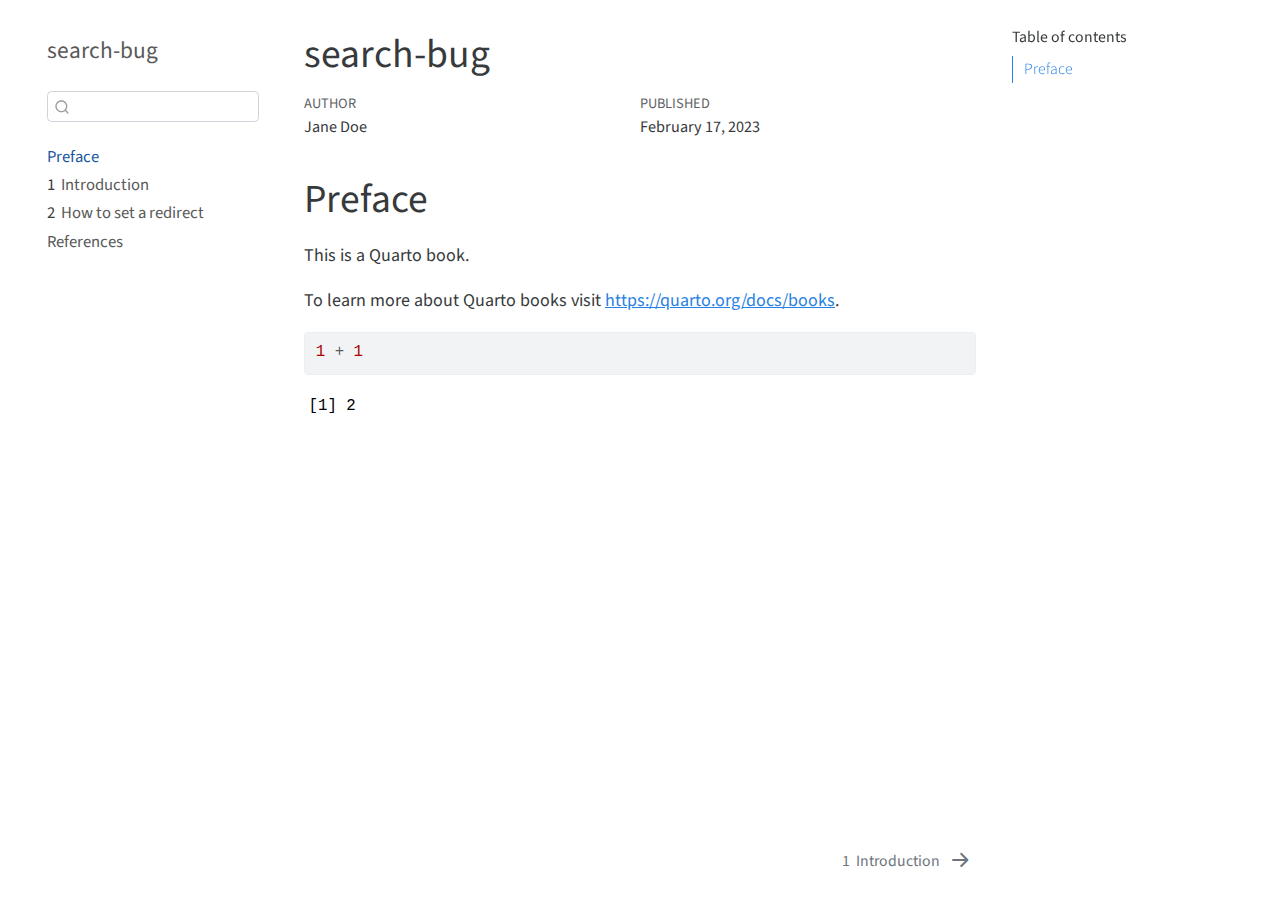
<file: _book/index.html>
<!DOCTYPE html>
<html xmlns="http://www.w3.org/1999/xhtml" lang="en" xml:lang="en"><head>

<meta charset="utf-8">
<meta name="generator" content="quarto-1.3.49">

<meta name="viewport" content="width=device-width, initial-scale=1.0, user-scalable=yes">

<meta name="author" content="Jane Doe">
<meta name="dcterms.date" content="2023-02-17">

<title>search-bug</title>
<style>
code{white-space: pre-wrap;}
span.smallcaps{font-variant: small-caps;}
div.columns{display: flex; gap: min(4vw, 1.5em);}
div.column{flex: auto; overflow-x: auto;}
div.hanging-indent{margin-left: 1.5em; text-indent: -1.5em;}
ul.task-list{list-style: none;}
ul.task-list li input[type="checkbox"] {
  width: 0.8em;
  margin: 0 0.8em 0.2em -1.6em;
  vertical-align: middle;
}
pre > code.sourceCode { white-space: pre; position: relative; }
pre > code.sourceCode > span { display: inline-block; line-height: 1.25; }
pre > code.sourceCode > span:empty { height: 1.2em; }
.sourceCode { overflow: visible; }
code.sourceCode > span { color: inherit; text-decoration: inherit; }
div.sourceCode { margin: 1em 0; }
pre.sourceCode { margin: 0; }
@media screen {
div.sourceCode { overflow: auto; }
}
@media print {
pre > code.sourceCode { white-space: pre-wrap; }
pre > code.sourceCode > span { text-indent: -5em; padding-left: 5em; }
}
pre.numberSource code
  { counter-reset: source-line 0; }
pre.numberSource code > span
  { position: relative; left: -4em; counter-increment: source-line; }
pre.numberSource code > span > a:first-child::before
  { content: counter(source-line);
    position: relative; left: -1em; text-align: right; vertical-align: baseline;
    border: none; display: inline-block;
    -webkit-touch-callout: none; -webkit-user-select: none;
    -khtml-user-select: none; -moz-user-select: none;
    -ms-user-select: none; user-select: none;
    padding: 0 4px; width: 4em;
    color: #aaaaaa;
  }
pre.numberSource { margin-left: 3em; border-left: 1px solid #aaaaaa;  padding-left: 4px; }
div.sourceCode
  {   }
@media screen {
pre > code.sourceCode > span > a:first-child::before { text-decoration: underline; }
}
code span.al { color: #ff0000; font-weight: bold; } /* Alert */
code span.an { color: #60a0b0; font-weight: bold; font-style: italic; } /* Annotation */
code span.at { color: #7d9029; } /* Attribute */
code span.bn { color: #40a070; } /* BaseN */
code span.bu { color: #008000; } /* BuiltIn */
code span.cf { color: #007020; font-weight: bold; } /* ControlFlow */
code span.ch { color: #4070a0; } /* Char */
code span.cn { color: #880000; } /* Constant */
code span.co { color: #60a0b0; font-style: italic; } /* Comment */
code span.cv { color: #60a0b0; font-weight: bold; font-style: italic; } /* CommentVar */
code span.do { color: #ba2121; font-style: italic; } /* Documentation */
code span.dt { color: #902000; } /* DataType */
code span.dv { color: #40a070; } /* DecVal */
code span.er { color: #ff0000; font-weight: bold; } /* Error */
code span.ex { } /* Extension */
code span.fl { color: #40a070; } /* Float */
code span.fu { color: #06287e; } /* Function */
code span.im { color: #008000; font-weight: bold; } /* Import */
code span.in { color: #60a0b0; font-weight: bold; font-style: italic; } /* Information */
code span.kw { color: #007020; font-weight: bold; } /* Keyword */
code span.op { color: #666666; } /* Operator */
code span.ot { color: #007020; } /* Other */
code span.pp { color: #bc7a00; } /* Preprocessor */
code span.sc { color: #4070a0; } /* SpecialChar */
code span.ss { color: #bb6688; } /* SpecialString */
code span.st { color: #4070a0; } /* String */
code span.va { color: #19177c; } /* Variable */
code span.vs { color: #4070a0; } /* VerbatimString */
code span.wa { color: #60a0b0; font-weight: bold; font-style: italic; } /* Warning */
</style>


<script src="site_libs/quarto-nav/quarto-nav.js"></script>
<script src="site_libs/quarto-nav/headroom.min.js"></script>
<script src="site_libs/clipboard/clipboard.min.js"></script>
<script src="site_libs/quarto-search/autocomplete.umd.js"></script>
<script src="site_libs/quarto-search/fuse.min.js"></script>
<script src="site_libs/quarto-search/quarto-search.js"></script>
<meta name="quarto:offset" content="./">
<link href="./intro.html" rel="next">
<script src="site_libs/quarto-html/quarto.js"></script>
<script src="site_libs/quarto-html/popper.min.js"></script>
<script src="site_libs/quarto-html/tippy.umd.min.js"></script>
<script src="site_libs/quarto-html/anchor.min.js"></script>
<link href="site_libs/quarto-html/tippy.css" rel="stylesheet">
<link href="site_libs/quarto-html/quarto-syntax-highlighting.css" rel="stylesheet" id="quarto-text-highlighting-styles">
<script src="site_libs/bootstrap/bootstrap.min.js"></script>
<link href="site_libs/bootstrap/bootstrap-icons.css" rel="stylesheet">
<link href="site_libs/bootstrap/bootstrap.min.css" rel="stylesheet" id="quarto-bootstrap" data-mode="light">
<script id="quarto-search-options" type="application/json">{
  "location": "sidebar",
  "copy-button": false,
  "collapse-after": 3,
  "panel-placement": "start",
  "type": "textbox",
  "limit": 20,
  "language": {
    "search-no-results-text": "No results",
    "search-matching-documents-text": "matching documents",
    "search-copy-link-title": "Copy link to search",
    "search-hide-matches-text": "Hide additional matches",
    "search-more-match-text": "more match in this document",
    "search-more-matches-text": "more matches in this document",
    "search-clear-button-title": "Clear",
    "search-detached-cancel-button-title": "Cancel",
    "search-submit-button-title": "Submit"
  }
}</script>


</head>

<body class="nav-sidebar floating">

<div id="quarto-search-results"></div>
  <header id="quarto-header" class="headroom fixed-top">
  <nav class="quarto-secondary-nav" data-bs-toggle="collapse" data-bs-target="#quarto-sidebar" aria-controls="quarto-sidebar" aria-expanded="false" aria-label="Toggle sidebar navigation" onclick="if (window.quartoToggleHeadroom) { window.quartoToggleHeadroom(); }">
    <div class="container-fluid d-flex justify-content-between">
      <h1 class="quarto-secondary-nav-title">search-bug</h1>
      <button type="button" class="quarto-btn-toggle btn" aria-label="Show secondary navigation">
        <i class="bi bi-chevron-right"></i>
      </button>
    </div>
  </nav>
</header>
<!-- content -->
<div id="quarto-content" class="quarto-container page-columns page-rows-contents page-layout-article">
<!-- sidebar -->
  <nav id="quarto-sidebar" class="sidebar collapse sidebar-navigation floating overflow-auto">
    <div class="pt-lg-2 mt-2 text-left sidebar-header">
    <div class="sidebar-title mb-0 py-0">
      <a href="./">search-bug</a> 
    </div>
      </div>
      <div class="mt-2 flex-shrink-0 align-items-center">
        <div class="sidebar-search">
        <div id="quarto-search" class="" title="Search"></div>
        </div>
      </div>
    <div class="sidebar-menu-container"> 
    <ul class="list-unstyled mt-1">
        <li class="sidebar-item">
  <div class="sidebar-item-container"> 
  <a href="./index.html" class="sidebar-item-text sidebar-link active">Preface</a>
  </div>
</li>
        <li class="sidebar-item">
  <div class="sidebar-item-container"> 
  <a href="./intro.html" class="sidebar-item-text sidebar-link"><span class="chapter-number">1</span>&nbsp; <span class="chapter-title">Introduction</span></a>
  </div>
</li>
        <li class="sidebar-item">
  <div class="sidebar-item-container"> 
  <a href="./summary.html" class="sidebar-item-text sidebar-link"><span class="chapter-number">2</span>&nbsp; <span class="chapter-title">How to set a redirect</span></a>
  </div>
</li>
        <li class="sidebar-item">
  <div class="sidebar-item-container"> 
  <a href="./references.html" class="sidebar-item-text sidebar-link">References</a>
  </div>
</li>
    </ul>
    </div>
</nav>
<!-- margin-sidebar -->
    <div id="quarto-margin-sidebar" class="sidebar margin-sidebar">
        <nav id="TOC" role="doc-toc" class="toc-active">
    <h2 id="toc-title">Table of contents</h2>
   
  <ul>
  <li><a href="#preface" id="toc-preface" class="nav-link active" data-scroll-target="#preface">Preface</a></li>
  </ul>
</nav>
    </div>
<!-- main -->
<main class="content" id="quarto-document-content">

<header id="title-block-header" class="quarto-title-block default">
<div class="quarto-title">
<h1 class="title d-none d-lg-block">search-bug</h1>
</div>



<div class="quarto-title-meta">

    <div>
    <div class="quarto-title-meta-heading">Author</div>
    <div class="quarto-title-meta-contents">
             <p>Jane Doe </p>
          </div>
  </div>
    
    <div>
    <div class="quarto-title-meta-heading">Published</div>
    <div class="quarto-title-meta-contents">
      <p class="date">February 17, 2023</p>
    </div>
  </div>
  
    
  </div>
  

</header>

<section id="preface" class="level1 unnumbered">
<h1 class="unnumbered">Preface</h1>
<p>This is a Quarto book.</p>
<p>To learn more about Quarto books visit <a href="https://quarto.org/docs/books" class="uri">https://quarto.org/docs/books</a>.</p>
<div class="cell">
<div class="sourceCode cell-code" id="cb1"><pre class="sourceCode r code-with-copy"><code class="sourceCode r"><span id="cb1-1"><a href="#cb1-1" aria-hidden="true" tabindex="-1"></a><span class="dv">1</span> <span class="sc">+</span> <span class="dv">1</span></span></code><button title="Copy to Clipboard" class="code-copy-button"><i class="bi"></i></button></pre></div>
<div class="cell-output cell-output-stdout">
<pre><code>[1] 2</code></pre>
</div>
</div>


</section>

</main> <!-- /main -->
<script id="quarto-html-after-body" type="application/javascript">
window.document.addEventListener("DOMContentLoaded", function (event) {
  const toggleBodyColorMode = (bsSheetEl) => {
    const mode = bsSheetEl.getAttribute("data-mode");
    const bodyEl = window.document.querySelector("body");
    if (mode === "dark") {
      bodyEl.classList.add("quarto-dark");
      bodyEl.classList.remove("quarto-light");
    } else {
      bodyEl.classList.add("quarto-light");
      bodyEl.classList.remove("quarto-dark");
    }
  }
  const toggleBodyColorPrimary = () => {
    const bsSheetEl = window.document.querySelector("link#quarto-bootstrap");
    if (bsSheetEl) {
      toggleBodyColorMode(bsSheetEl);
    }
  }
  toggleBodyColorPrimary();  
  const icon = "";
  const anchorJS = new window.AnchorJS();
  anchorJS.options = {
    placement: 'right',
    icon: icon
  };
  anchorJS.add('.anchored');
  const clipboard = new window.ClipboardJS('.code-copy-button', {
    target: function(trigger) {
      return trigger.previousElementSibling;
    }
  });
  clipboard.on('success', function(e) {
    // button target
    const button = e.trigger;
    // don't keep focus
    button.blur();
    // flash "checked"
    button.classList.add('code-copy-button-checked');
    var currentTitle = button.getAttribute("title");
    button.setAttribute("title", "Copied!");
    let tooltip;
    if (window.bootstrap) {
      button.setAttribute("data-bs-toggle", "tooltip");
      button.setAttribute("data-bs-placement", "left");
      button.setAttribute("data-bs-title", "Copied!");
      tooltip = new bootstrap.Tooltip(button, 
        { trigger: "manual", 
          customClass: "code-copy-button-tooltip",
          offset: [0, -8]});
      tooltip.show();    
    }
    setTimeout(function() {
      if (tooltip) {
        tooltip.hide();
        button.removeAttribute("data-bs-title");
        button.removeAttribute("data-bs-toggle");
        button.removeAttribute("data-bs-placement");
      }
      button.setAttribute("title", currentTitle);
      button.classList.remove('code-copy-button-checked');
    }, 1000);
    // clear code selection
    e.clearSelection();
  });
  function tippyHover(el, contentFn) {
    const config = {
      allowHTML: true,
      content: contentFn,
      maxWidth: 500,
      delay: 100,
      arrow: false,
      appendTo: function(el) {
          return el.parentElement;
      },
      interactive: true,
      interactiveBorder: 10,
      theme: 'quarto',
      placement: 'bottom-start'
    };
    window.tippy(el, config); 
  }
  const noterefs = window.document.querySelectorAll('a[role="doc-noteref"]');
  for (var i=0; i<noterefs.length; i++) {
    const ref = noterefs[i];
    tippyHover(ref, function() {
      // use id or data attribute instead here
      let href = ref.getAttribute('data-footnote-href') || ref.getAttribute('href');
      try { href = new URL(href).hash; } catch {}
      const id = href.replace(/^#\/?/, "");
      const note = window.document.getElementById(id);
      return note.innerHTML;
    });
  }
  const findCites = (el) => {
    const parentEl = el.parentElement;
    if (parentEl) {
      const cites = parentEl.dataset.cites;
      if (cites) {
        return {
          el,
          cites: cites.split(' ')
        };
      } else {
        return findCites(el.parentElement)
      }
    } else {
      return undefined;
    }
  };
  var bibliorefs = window.document.querySelectorAll('a[role="doc-biblioref"]');
  for (var i=0; i<bibliorefs.length; i++) {
    const ref = bibliorefs[i];
    const citeInfo = findCites(ref);
    if (citeInfo) {
      tippyHover(citeInfo.el, function() {
        var popup = window.document.createElement('div');
        citeInfo.cites.forEach(function(cite) {
          var citeDiv = window.document.createElement('div');
          citeDiv.classList.add('hanging-indent');
          citeDiv.classList.add('csl-entry');
          var biblioDiv = window.document.getElementById('ref-' + cite);
          if (biblioDiv) {
            citeDiv.innerHTML = biblioDiv.innerHTML;
          }
          popup.appendChild(citeDiv);
        });
        return popup.innerHTML;
      });
    }
  }
});
</script>
<nav class="page-navigation">
  <div class="nav-page nav-page-previous">
  </div>
  <div class="nav-page nav-page-next">
      <a href="./intro.html" class="pagination-link">
        <span class="nav-page-text"><span class="chapter-number">1</span>&nbsp; <span class="chapter-title">Introduction</span></span> <i class="bi bi-arrow-right-short"></i>
      </a>
  </div>
</nav>
</div> <!-- /content -->



</body></html>
</file>
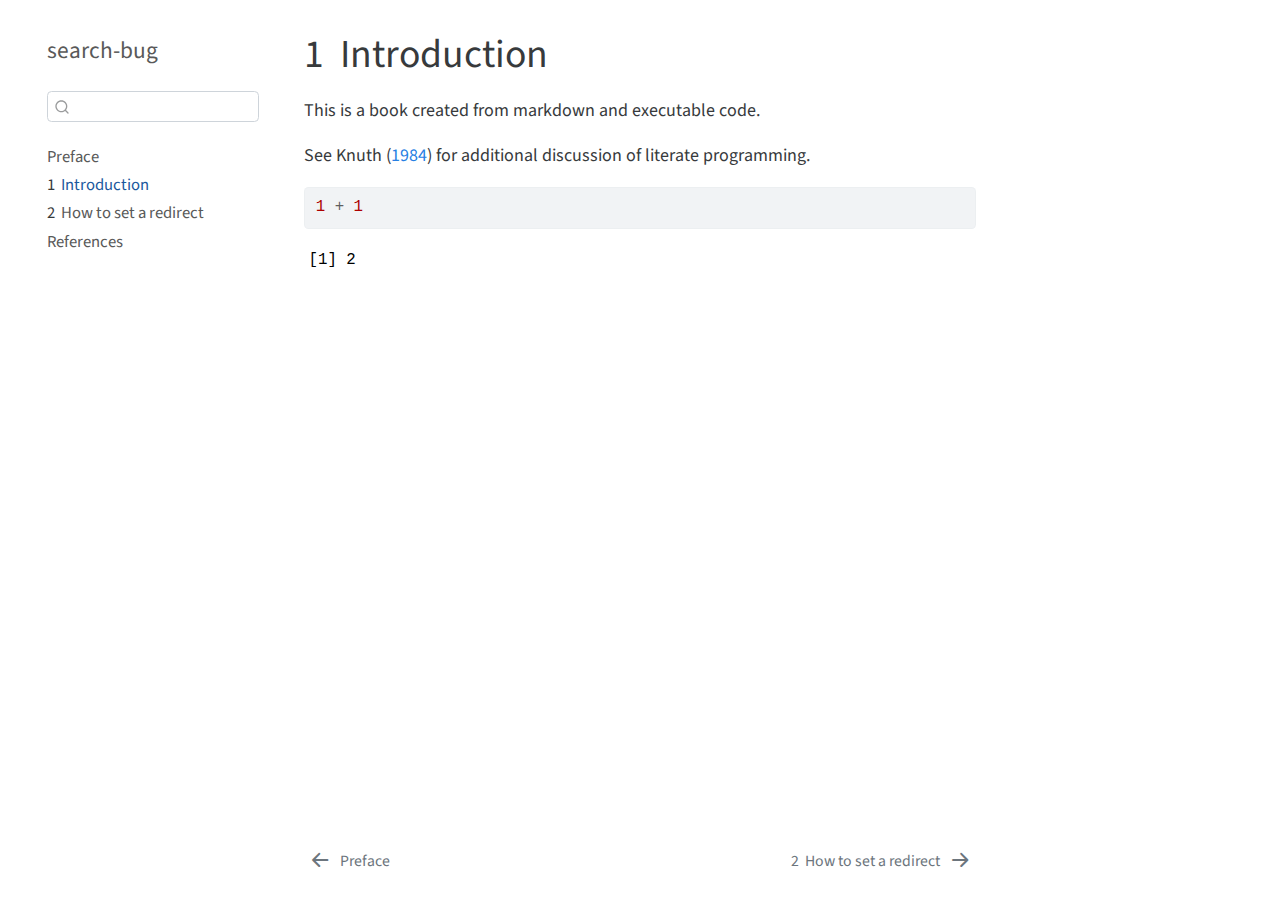
<file: _book/intro.html>
<!DOCTYPE html>
<html xmlns="http://www.w3.org/1999/xhtml" lang="en" xml:lang="en"><head>

<meta charset="utf-8">
<meta name="generator" content="quarto-1.3.49">

<meta name="viewport" content="width=device-width, initial-scale=1.0, user-scalable=yes">


<title>search-bug - 1&nbsp; Introduction</title>
<style>
code{white-space: pre-wrap;}
span.smallcaps{font-variant: small-caps;}
div.columns{display: flex; gap: min(4vw, 1.5em);}
div.column{flex: auto; overflow-x: auto;}
div.hanging-indent{margin-left: 1.5em; text-indent: -1.5em;}
ul.task-list{list-style: none;}
ul.task-list li input[type="checkbox"] {
  width: 0.8em;
  margin: 0 0.8em 0.2em -1.6em;
  vertical-align: middle;
}
pre > code.sourceCode { white-space: pre; position: relative; }
pre > code.sourceCode > span { display: inline-block; line-height: 1.25; }
pre > code.sourceCode > span:empty { height: 1.2em; }
.sourceCode { overflow: visible; }
code.sourceCode > span { color: inherit; text-decoration: inherit; }
div.sourceCode { margin: 1em 0; }
pre.sourceCode { margin: 0; }
@media screen {
div.sourceCode { overflow: auto; }
}
@media print {
pre > code.sourceCode { white-space: pre-wrap; }
pre > code.sourceCode > span { text-indent: -5em; padding-left: 5em; }
}
pre.numberSource code
  { counter-reset: source-line 0; }
pre.numberSource code > span
  { position: relative; left: -4em; counter-increment: source-line; }
pre.numberSource code > span > a:first-child::before
  { content: counter(source-line);
    position: relative; left: -1em; text-align: right; vertical-align: baseline;
    border: none; display: inline-block;
    -webkit-touch-callout: none; -webkit-user-select: none;
    -khtml-user-select: none; -moz-user-select: none;
    -ms-user-select: none; user-select: none;
    padding: 0 4px; width: 4em;
    color: #aaaaaa;
  }
pre.numberSource { margin-left: 3em; border-left: 1px solid #aaaaaa;  padding-left: 4px; }
div.sourceCode
  {   }
@media screen {
pre > code.sourceCode > span > a:first-child::before { text-decoration: underline; }
}
code span.al { color: #ff0000; font-weight: bold; } /* Alert */
code span.an { color: #60a0b0; font-weight: bold; font-style: italic; } /* Annotation */
code span.at { color: #7d9029; } /* Attribute */
code span.bn { color: #40a070; } /* BaseN */
code span.bu { color: #008000; } /* BuiltIn */
code span.cf { color: #007020; font-weight: bold; } /* ControlFlow */
code span.ch { color: #4070a0; } /* Char */
code span.cn { color: #880000; } /* Constant */
code span.co { color: #60a0b0; font-style: italic; } /* Comment */
code span.cv { color: #60a0b0; font-weight: bold; font-style: italic; } /* CommentVar */
code span.do { color: #ba2121; font-style: italic; } /* Documentation */
code span.dt { color: #902000; } /* DataType */
code span.dv { color: #40a070; } /* DecVal */
code span.er { color: #ff0000; font-weight: bold; } /* Error */
code span.ex { } /* Extension */
code span.fl { color: #40a070; } /* Float */
code span.fu { color: #06287e; } /* Function */
code span.im { color: #008000; font-weight: bold; } /* Import */
code span.in { color: #60a0b0; font-weight: bold; font-style: italic; } /* Information */
code span.kw { color: #007020; font-weight: bold; } /* Keyword */
code span.op { color: #666666; } /* Operator */
code span.ot { color: #007020; } /* Other */
code span.pp { color: #bc7a00; } /* Preprocessor */
code span.sc { color: #4070a0; } /* SpecialChar */
code span.ss { color: #bb6688; } /* SpecialString */
code span.st { color: #4070a0; } /* String */
code span.va { color: #19177c; } /* Variable */
code span.vs { color: #4070a0; } /* VerbatimString */
code span.wa { color: #60a0b0; font-weight: bold; font-style: italic; } /* Warning */
div.csl-bib-body { }
div.csl-entry {
  clear: both;
}
.hanging div.csl-entry {
  margin-left:2em;
  text-indent:-2em;
}
div.csl-left-margin {
  min-width:2em;
  float:left;
}
div.csl-right-inline {
  margin-left:2em;
  padding-left:1em;
}
div.csl-indent {
  margin-left: 2em;
}
</style>


<script src="site_libs/quarto-nav/quarto-nav.js"></script>
<script src="site_libs/quarto-nav/headroom.min.js"></script>
<script src="site_libs/clipboard/clipboard.min.js"></script>
<script src="site_libs/quarto-search/autocomplete.umd.js"></script>
<script src="site_libs/quarto-search/fuse.min.js"></script>
<script src="site_libs/quarto-search/quarto-search.js"></script>
<meta name="quarto:offset" content="./">
<link href="./summary.html" rel="next">
<link href="./index.html" rel="prev">
<script src="site_libs/quarto-html/quarto.js"></script>
<script src="site_libs/quarto-html/popper.min.js"></script>
<script src="site_libs/quarto-html/tippy.umd.min.js"></script>
<script src="site_libs/quarto-html/anchor.min.js"></script>
<link href="site_libs/quarto-html/tippy.css" rel="stylesheet">
<link href="site_libs/quarto-html/quarto-syntax-highlighting.css" rel="stylesheet" id="quarto-text-highlighting-styles">
<script src="site_libs/bootstrap/bootstrap.min.js"></script>
<link href="site_libs/bootstrap/bootstrap-icons.css" rel="stylesheet">
<link href="site_libs/bootstrap/bootstrap.min.css" rel="stylesheet" id="quarto-bootstrap" data-mode="light">
<script id="quarto-search-options" type="application/json">{
  "location": "sidebar",
  "copy-button": false,
  "collapse-after": 3,
  "panel-placement": "start",
  "type": "textbox",
  "limit": 20,
  "language": {
    "search-no-results-text": "No results",
    "search-matching-documents-text": "matching documents",
    "search-copy-link-title": "Copy link to search",
    "search-hide-matches-text": "Hide additional matches",
    "search-more-match-text": "more match in this document",
    "search-more-matches-text": "more matches in this document",
    "search-clear-button-title": "Clear",
    "search-detached-cancel-button-title": "Cancel",
    "search-submit-button-title": "Submit"
  }
}</script>


</head>

<body class="nav-sidebar floating">

<div id="quarto-search-results"></div>
  <header id="quarto-header" class="headroom fixed-top">
  <nav class="quarto-secondary-nav" data-bs-toggle="collapse" data-bs-target="#quarto-sidebar" aria-controls="quarto-sidebar" aria-expanded="false" aria-label="Toggle sidebar navigation" onclick="if (window.quartoToggleHeadroom) { window.quartoToggleHeadroom(); }">
    <div class="container-fluid d-flex justify-content-between">
      <h1 class="quarto-secondary-nav-title"><span class="chapter-number">1</span>&nbsp; <span class="chapter-title">Introduction</span></h1>
      <button type="button" class="quarto-btn-toggle btn" aria-label="Show secondary navigation">
        <i class="bi bi-chevron-right"></i>
      </button>
    </div>
  </nav>
</header>
<!-- content -->
<div id="quarto-content" class="quarto-container page-columns page-rows-contents page-layout-article">
<!-- sidebar -->
  <nav id="quarto-sidebar" class="sidebar collapse sidebar-navigation floating overflow-auto">
    <div class="pt-lg-2 mt-2 text-left sidebar-header">
    <div class="sidebar-title mb-0 py-0">
      <a href="./">search-bug</a> 
    </div>
      </div>
      <div class="mt-2 flex-shrink-0 align-items-center">
        <div class="sidebar-search">
        <div id="quarto-search" class="" title="Search"></div>
        </div>
      </div>
    <div class="sidebar-menu-container"> 
    <ul class="list-unstyled mt-1">
        <li class="sidebar-item">
  <div class="sidebar-item-container"> 
  <a href="./index.html" class="sidebar-item-text sidebar-link">Preface</a>
  </div>
</li>
        <li class="sidebar-item">
  <div class="sidebar-item-container"> 
  <a href="./intro.html" class="sidebar-item-text sidebar-link active"><span class="chapter-number">1</span>&nbsp; <span class="chapter-title">Introduction</span></a>
  </div>
</li>
        <li class="sidebar-item">
  <div class="sidebar-item-container"> 
  <a href="./summary.html" class="sidebar-item-text sidebar-link"><span class="chapter-number">2</span>&nbsp; <span class="chapter-title">How to set a redirect</span></a>
  </div>
</li>
        <li class="sidebar-item">
  <div class="sidebar-item-container"> 
  <a href="./references.html" class="sidebar-item-text sidebar-link">References</a>
  </div>
</li>
    </ul>
    </div>
</nav>
<!-- margin-sidebar -->
    <div id="quarto-margin-sidebar" class="sidebar margin-sidebar">
        
    </div>
<!-- main -->
<main class="content" id="quarto-document-content">

<header id="title-block-header" class="quarto-title-block default">
<div class="quarto-title">
<h1 class="title d-none d-lg-block"><span class="chapter-number">1</span>&nbsp; <span class="chapter-title">Introduction</span></h1>
</div>



<div class="quarto-title-meta">

    
  
    
  </div>
  

</header>

<p>This is a book created from markdown and executable code.</p>
<p>See <span class="citation" data-cites="knuth84">Knuth (<a href="references.html#ref-knuth84" role="doc-biblioref">1984</a>)</span> for additional discussion of literate programming.</p>
<div class="cell">
<div class="sourceCode cell-code" id="cb1"><pre class="sourceCode r code-with-copy"><code class="sourceCode r"><span id="cb1-1"><a href="#cb1-1" aria-hidden="true" tabindex="-1"></a><span class="dv">1</span> <span class="sc">+</span> <span class="dv">1</span></span></code><button title="Copy to Clipboard" class="code-copy-button"><i class="bi"></i></button></pre></div>
<div class="cell-output cell-output-stdout">
<pre><code>[1] 2</code></pre>
</div>
</div>


<div id="refs" class="references csl-bib-body hanging-indent" role="doc-bibliography" style="display: none">
<div id="ref-knuth84" class="csl-entry" role="doc-biblioentry">
Knuth, Donald E. 1984. <span>“Literate Programming.”</span> <em>Comput. J.</em> 27 (2): 97–111. <a href="https://doi.org/10.1093/comjnl/27.2.97">https://doi.org/10.1093/comjnl/27.2.97</a>.
</div>
</div>

</main> <!-- /main -->
<script id="quarto-html-after-body" type="application/javascript">
window.document.addEventListener("DOMContentLoaded", function (event) {
  const toggleBodyColorMode = (bsSheetEl) => {
    const mode = bsSheetEl.getAttribute("data-mode");
    const bodyEl = window.document.querySelector("body");
    if (mode === "dark") {
      bodyEl.classList.add("quarto-dark");
      bodyEl.classList.remove("quarto-light");
    } else {
      bodyEl.classList.add("quarto-light");
      bodyEl.classList.remove("quarto-dark");
    }
  }
  const toggleBodyColorPrimary = () => {
    const bsSheetEl = window.document.querySelector("link#quarto-bootstrap");
    if (bsSheetEl) {
      toggleBodyColorMode(bsSheetEl);
    }
  }
  toggleBodyColorPrimary();  
  const icon = "";
  const anchorJS = new window.AnchorJS();
  anchorJS.options = {
    placement: 'right',
    icon: icon
  };
  anchorJS.add('.anchored');
  const clipboard = new window.ClipboardJS('.code-copy-button', {
    target: function(trigger) {
      return trigger.previousElementSibling;
    }
  });
  clipboard.on('success', function(e) {
    // button target
    const button = e.trigger;
    // don't keep focus
    button.blur();
    // flash "checked"
    button.classList.add('code-copy-button-checked');
    var currentTitle = button.getAttribute("title");
    button.setAttribute("title", "Copied!");
    let tooltip;
    if (window.bootstrap) {
      button.setAttribute("data-bs-toggle", "tooltip");
      button.setAttribute("data-bs-placement", "left");
      button.setAttribute("data-bs-title", "Copied!");
      tooltip = new bootstrap.Tooltip(button, 
        { trigger: "manual", 
          customClass: "code-copy-button-tooltip",
          offset: [0, -8]});
      tooltip.show();    
    }
    setTimeout(function() {
      if (tooltip) {
        tooltip.hide();
        button.removeAttribute("data-bs-title");
        button.removeAttribute("data-bs-toggle");
        button.removeAttribute("data-bs-placement");
      }
      button.setAttribute("title", currentTitle);
      button.classList.remove('code-copy-button-checked');
    }, 1000);
    // clear code selection
    e.clearSelection();
  });
  function tippyHover(el, contentFn) {
    const config = {
      allowHTML: true,
      content: contentFn,
      maxWidth: 500,
      delay: 100,
      arrow: false,
      appendTo: function(el) {
          return el.parentElement;
      },
      interactive: true,
      interactiveBorder: 10,
      theme: 'quarto',
      placement: 'bottom-start'
    };
    window.tippy(el, config); 
  }
  const noterefs = window.document.querySelectorAll('a[role="doc-noteref"]');
  for (var i=0; i<noterefs.length; i++) {
    const ref = noterefs[i];
    tippyHover(ref, function() {
      // use id or data attribute instead here
      let href = ref.getAttribute('data-footnote-href') || ref.getAttribute('href');
      try { href = new URL(href).hash; } catch {}
      const id = href.replace(/^#\/?/, "");
      const note = window.document.getElementById(id);
      return note.innerHTML;
    });
  }
  const findCites = (el) => {
    const parentEl = el.parentElement;
    if (parentEl) {
      const cites = parentEl.dataset.cites;
      if (cites) {
        return {
          el,
          cites: cites.split(' ')
        };
      } else {
        return findCites(el.parentElement)
      }
    } else {
      return undefined;
    }
  };
  var bibliorefs = window.document.querySelectorAll('a[role="doc-biblioref"]');
  for (var i=0; i<bibliorefs.length; i++) {
    const ref = bibliorefs[i];
    const citeInfo = findCites(ref);
    if (citeInfo) {
      tippyHover(citeInfo.el, function() {
        var popup = window.document.createElement('div');
        citeInfo.cites.forEach(function(cite) {
          var citeDiv = window.document.createElement('div');
          citeDiv.classList.add('hanging-indent');
          citeDiv.classList.add('csl-entry');
          var biblioDiv = window.document.getElementById('ref-' + cite);
          if (biblioDiv) {
            citeDiv.innerHTML = biblioDiv.innerHTML;
          }
          popup.appendChild(citeDiv);
        });
        return popup.innerHTML;
      });
    }
  }
});
</script>
<nav class="page-navigation">
  <div class="nav-page nav-page-previous">
      <a href="./index.html" class="pagination-link">
        <i class="bi bi-arrow-left-short"></i> <span class="nav-page-text">Preface</span>
      </a>          
  </div>
  <div class="nav-page nav-page-next">
      <a href="./summary.html" class="pagination-link">
        <span class="nav-page-text"><span class="chapter-number">2</span>&nbsp; <span class="chapter-title">How to set a redirect</span></span> <i class="bi bi-arrow-right-short"></i>
      </a>
  </div>
</nav>
</div> <!-- /content -->



</body></html>
</file>
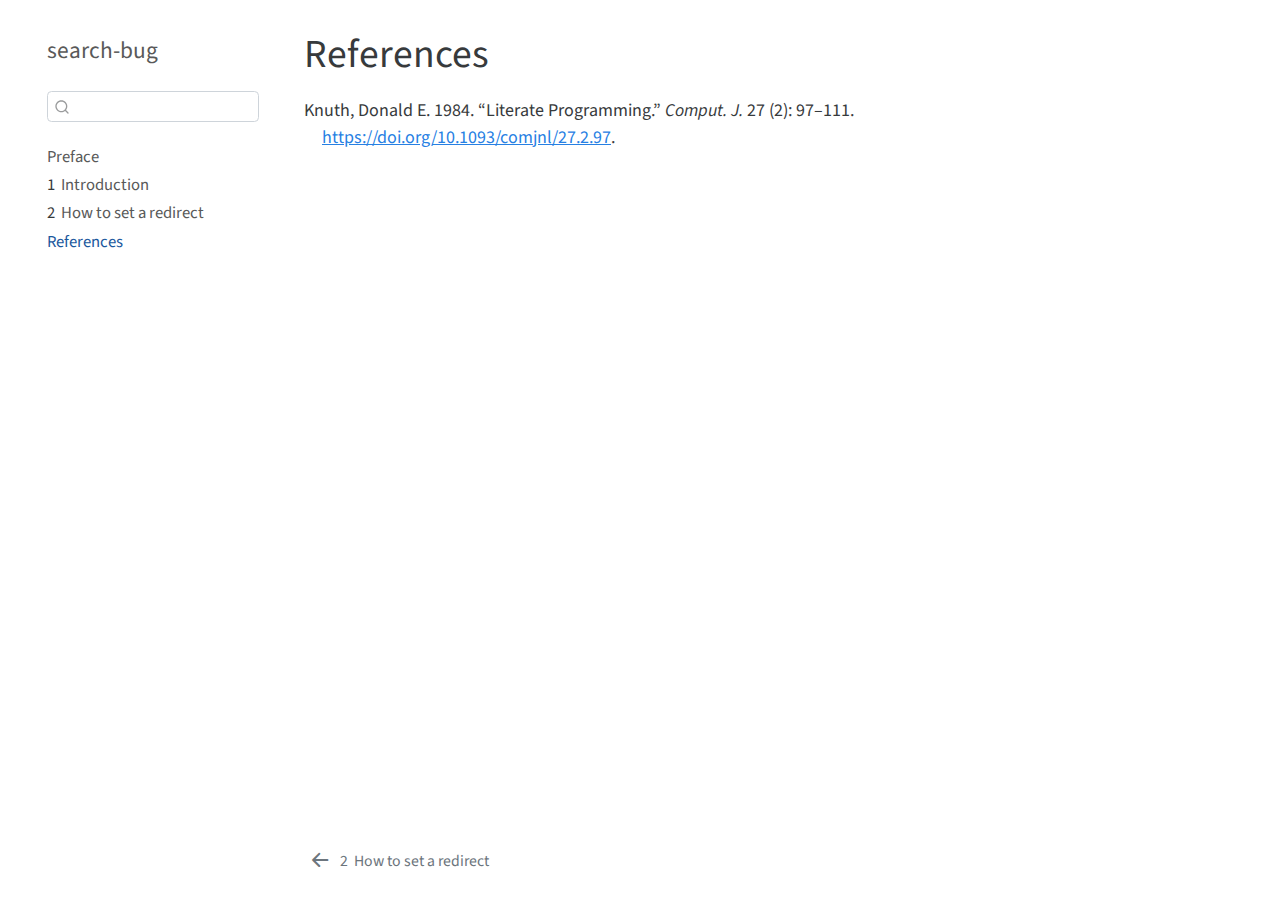
<file: _book/references.html>
<!DOCTYPE html>
<html xmlns="http://www.w3.org/1999/xhtml" lang="en" xml:lang="en"><head>

<meta charset="utf-8">
<meta name="generator" content="quarto-1.3.49">

<meta name="viewport" content="width=device-width, initial-scale=1.0, user-scalable=yes">


<title>search-bug - References</title>
<style>
code{white-space: pre-wrap;}
span.smallcaps{font-variant: small-caps;}
div.columns{display: flex; gap: min(4vw, 1.5em);}
div.column{flex: auto; overflow-x: auto;}
div.hanging-indent{margin-left: 1.5em; text-indent: -1.5em;}
ul.task-list{list-style: none;}
ul.task-list li input[type="checkbox"] {
  width: 0.8em;
  margin: 0 0.8em 0.2em -1.6em;
  vertical-align: middle;
}
div.csl-bib-body { }
div.csl-entry {
  clear: both;
}
.hanging div.csl-entry {
  margin-left:2em;
  text-indent:-2em;
}
div.csl-left-margin {
  min-width:2em;
  float:left;
}
div.csl-right-inline {
  margin-left:2em;
  padding-left:1em;
}
div.csl-indent {
  margin-left: 2em;
}
</style>


<script src="site_libs/quarto-nav/quarto-nav.js"></script>
<script src="site_libs/quarto-nav/headroom.min.js"></script>
<script src="site_libs/clipboard/clipboard.min.js"></script>
<script src="site_libs/quarto-search/autocomplete.umd.js"></script>
<script src="site_libs/quarto-search/fuse.min.js"></script>
<script src="site_libs/quarto-search/quarto-search.js"></script>
<meta name="quarto:offset" content="./">
<link href="./summary.html" rel="prev">
<script src="site_libs/quarto-html/quarto.js"></script>
<script src="site_libs/quarto-html/popper.min.js"></script>
<script src="site_libs/quarto-html/tippy.umd.min.js"></script>
<script src="site_libs/quarto-html/anchor.min.js"></script>
<link href="site_libs/quarto-html/tippy.css" rel="stylesheet">
<link href="site_libs/quarto-html/quarto-syntax-highlighting.css" rel="stylesheet" id="quarto-text-highlighting-styles">
<script src="site_libs/bootstrap/bootstrap.min.js"></script>
<link href="site_libs/bootstrap/bootstrap-icons.css" rel="stylesheet">
<link href="site_libs/bootstrap/bootstrap.min.css" rel="stylesheet" id="quarto-bootstrap" data-mode="light">
<script id="quarto-search-options" type="application/json">{
  "location": "sidebar",
  "copy-button": false,
  "collapse-after": 3,
  "panel-placement": "start",
  "type": "textbox",
  "limit": 20,
  "language": {
    "search-no-results-text": "No results",
    "search-matching-documents-text": "matching documents",
    "search-copy-link-title": "Copy link to search",
    "search-hide-matches-text": "Hide additional matches",
    "search-more-match-text": "more match in this document",
    "search-more-matches-text": "more matches in this document",
    "search-clear-button-title": "Clear",
    "search-detached-cancel-button-title": "Cancel",
    "search-submit-button-title": "Submit"
  }
}</script>


</head>

<body class="nav-sidebar floating">

<div id="quarto-search-results"></div>
  <header id="quarto-header" class="headroom fixed-top">
  <nav class="quarto-secondary-nav" data-bs-toggle="collapse" data-bs-target="#quarto-sidebar" aria-controls="quarto-sidebar" aria-expanded="false" aria-label="Toggle sidebar navigation" onclick="if (window.quartoToggleHeadroom) { window.quartoToggleHeadroom(); }">
    <div class="container-fluid d-flex justify-content-between">
      <h1 class="quarto-secondary-nav-title">References</h1>
      <button type="button" class="quarto-btn-toggle btn" aria-label="Show secondary navigation">
        <i class="bi bi-chevron-right"></i>
      </button>
    </div>
  </nav>
</header>
<!-- content -->
<div id="quarto-content" class="quarto-container page-columns page-rows-contents page-layout-article">
<!-- sidebar -->
  <nav id="quarto-sidebar" class="sidebar collapse sidebar-navigation floating overflow-auto">
    <div class="pt-lg-2 mt-2 text-left sidebar-header">
    <div class="sidebar-title mb-0 py-0">
      <a href="./">search-bug</a> 
    </div>
      </div>
      <div class="mt-2 flex-shrink-0 align-items-center">
        <div class="sidebar-search">
        <div id="quarto-search" class="" title="Search"></div>
        </div>
      </div>
    <div class="sidebar-menu-container"> 
    <ul class="list-unstyled mt-1">
        <li class="sidebar-item">
  <div class="sidebar-item-container"> 
  <a href="./index.html" class="sidebar-item-text sidebar-link">Preface</a>
  </div>
</li>
        <li class="sidebar-item">
  <div class="sidebar-item-container"> 
  <a href="./intro.html" class="sidebar-item-text sidebar-link"><span class="chapter-number">1</span>&nbsp; <span class="chapter-title">Introduction</span></a>
  </div>
</li>
        <li class="sidebar-item">
  <div class="sidebar-item-container"> 
  <a href="./summary.html" class="sidebar-item-text sidebar-link"><span class="chapter-number">2</span>&nbsp; <span class="chapter-title">How to set a redirect</span></a>
  </div>
</li>
        <li class="sidebar-item">
  <div class="sidebar-item-container"> 
  <a href="./references.html" class="sidebar-item-text sidebar-link active">References</a>
  </div>
</li>
    </ul>
    </div>
</nav>
<!-- margin-sidebar -->
    <div id="quarto-margin-sidebar" class="sidebar margin-sidebar">
        
    </div>
<!-- main -->
<main class="content" id="quarto-document-content">

<header id="title-block-header" class="quarto-title-block default">
<div class="quarto-title">
<h1 class="title d-none d-lg-block">References</h1>
</div>



<div class="quarto-title-meta">

    
  
    
  </div>
  

</header>

<div id="refs" class="references csl-bib-body hanging-indent" role="doc-bibliography">
<div id="ref-knuth84" class="csl-entry" role="doc-biblioentry">
Knuth, Donald E. 1984. <span>“Literate Programming.”</span> <em>Comput.
J.</em> 27 (2): 97–111. <a href="https://doi.org/10.1093/comjnl/27.2.97">https://doi.org/10.1093/comjnl/27.2.97</a>.
</div>
</div>



</main> <!-- /main -->
<script id="quarto-html-after-body" type="application/javascript">
window.document.addEventListener("DOMContentLoaded", function (event) {
  const toggleBodyColorMode = (bsSheetEl) => {
    const mode = bsSheetEl.getAttribute("data-mode");
    const bodyEl = window.document.querySelector("body");
    if (mode === "dark") {
      bodyEl.classList.add("quarto-dark");
      bodyEl.classList.remove("quarto-light");
    } else {
      bodyEl.classList.add("quarto-light");
      bodyEl.classList.remove("quarto-dark");
    }
  }
  const toggleBodyColorPrimary = () => {
    const bsSheetEl = window.document.querySelector("link#quarto-bootstrap");
    if (bsSheetEl) {
      toggleBodyColorMode(bsSheetEl);
    }
  }
  toggleBodyColorPrimary();  
  const icon = "";
  const anchorJS = new window.AnchorJS();
  anchorJS.options = {
    placement: 'right',
    icon: icon
  };
  anchorJS.add('.anchored');
  const clipboard = new window.ClipboardJS('.code-copy-button', {
    target: function(trigger) {
      return trigger.previousElementSibling;
    }
  });
  clipboard.on('success', function(e) {
    // button target
    const button = e.trigger;
    // don't keep focus
    button.blur();
    // flash "checked"
    button.classList.add('code-copy-button-checked');
    var currentTitle = button.getAttribute("title");
    button.setAttribute("title", "Copied!");
    let tooltip;
    if (window.bootstrap) {
      button.setAttribute("data-bs-toggle", "tooltip");
      button.setAttribute("data-bs-placement", "left");
      button.setAttribute("data-bs-title", "Copied!");
      tooltip = new bootstrap.Tooltip(button, 
        { trigger: "manual", 
          customClass: "code-copy-button-tooltip",
          offset: [0, -8]});
      tooltip.show();    
    }
    setTimeout(function() {
      if (tooltip) {
        tooltip.hide();
        button.removeAttribute("data-bs-title");
        button.removeAttribute("data-bs-toggle");
        button.removeAttribute("data-bs-placement");
      }
      button.setAttribute("title", currentTitle);
      button.classList.remove('code-copy-button-checked');
    }, 1000);
    // clear code selection
    e.clearSelection();
  });
  function tippyHover(el, contentFn) {
    const config = {
      allowHTML: true,
      content: contentFn,
      maxWidth: 500,
      delay: 100,
      arrow: false,
      appendTo: function(el) {
          return el.parentElement;
      },
      interactive: true,
      interactiveBorder: 10,
      theme: 'quarto',
      placement: 'bottom-start'
    };
    window.tippy(el, config); 
  }
  const noterefs = window.document.querySelectorAll('a[role="doc-noteref"]');
  for (var i=0; i<noterefs.length; i++) {
    const ref = noterefs[i];
    tippyHover(ref, function() {
      // use id or data attribute instead here
      let href = ref.getAttribute('data-footnote-href') || ref.getAttribute('href');
      try { href = new URL(href).hash; } catch {}
      const id = href.replace(/^#\/?/, "");
      const note = window.document.getElementById(id);
      return note.innerHTML;
    });
  }
  const findCites = (el) => {
    const parentEl = el.parentElement;
    if (parentEl) {
      const cites = parentEl.dataset.cites;
      if (cites) {
        return {
          el,
          cites: cites.split(' ')
        };
      } else {
        return findCites(el.parentElement)
      }
    } else {
      return undefined;
    }
  };
  var bibliorefs = window.document.querySelectorAll('a[role="doc-biblioref"]');
  for (var i=0; i<bibliorefs.length; i++) {
    const ref = bibliorefs[i];
    const citeInfo = findCites(ref);
    if (citeInfo) {
      tippyHover(citeInfo.el, function() {
        var popup = window.document.createElement('div');
        citeInfo.cites.forEach(function(cite) {
          var citeDiv = window.document.createElement('div');
          citeDiv.classList.add('hanging-indent');
          citeDiv.classList.add('csl-entry');
          var biblioDiv = window.document.getElementById('ref-' + cite);
          if (biblioDiv) {
            citeDiv.innerHTML = biblioDiv.innerHTML;
          }
          popup.appendChild(citeDiv);
        });
        return popup.innerHTML;
      });
    }
  }
});
</script>
<nav class="page-navigation">
  <div class="nav-page nav-page-previous">
      <a href="./summary.html" class="pagination-link">
        <i class="bi bi-arrow-left-short"></i> <span class="nav-page-text"><span class="chapter-number">2</span>&nbsp; <span class="chapter-title">How to set a redirect</span></span>
      </a>          
  </div>
  <div class="nav-page nav-page-next">
  </div>
</nav>
</div> <!-- /content -->



</body></html>
</file>
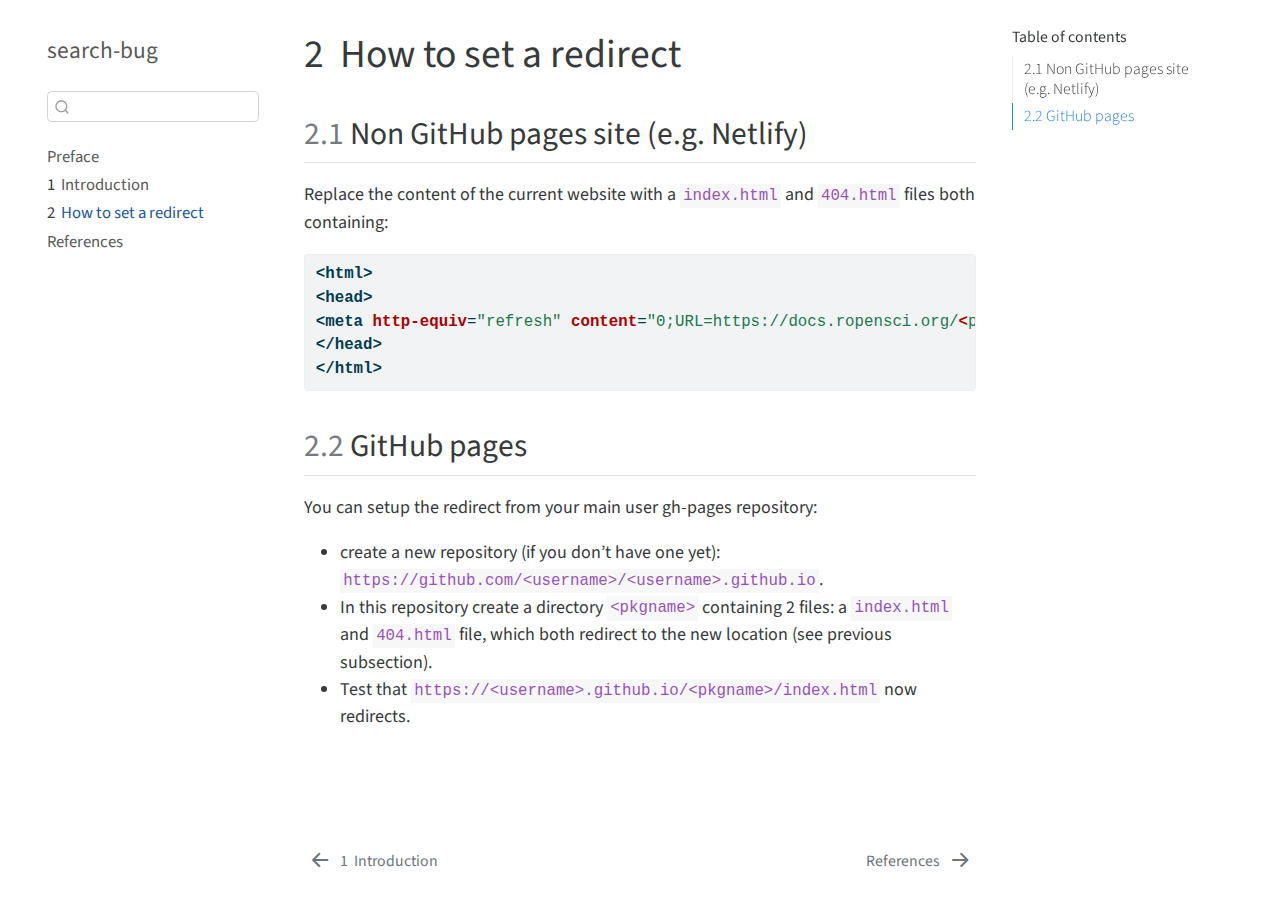
<file: _book/summary.html>
<!DOCTYPE html>
<html xmlns="http://www.w3.org/1999/xhtml" lang="en" xml:lang="en"><head>

<meta charset="utf-8">
<meta name="generator" content="quarto-1.3.49">

<meta name="viewport" content="width=device-width, initial-scale=1.0, user-scalable=yes">


<title>search-bug - 2&nbsp; How to set a redirect</title>
<style>
code{white-space: pre-wrap;}
span.smallcaps{font-variant: small-caps;}
div.columns{display: flex; gap: min(4vw, 1.5em);}
div.column{flex: auto; overflow-x: auto;}
div.hanging-indent{margin-left: 1.5em; text-indent: -1.5em;}
ul.task-list{list-style: none;}
ul.task-list li input[type="checkbox"] {
  width: 0.8em;
  margin: 0 0.8em 0.2em -1.6em;
  vertical-align: middle;
}
pre > code.sourceCode { white-space: pre; position: relative; }
pre > code.sourceCode > span { display: inline-block; line-height: 1.25; }
pre > code.sourceCode > span:empty { height: 1.2em; }
.sourceCode { overflow: visible; }
code.sourceCode > span { color: inherit; text-decoration: inherit; }
div.sourceCode { margin: 1em 0; }
pre.sourceCode { margin: 0; }
@media screen {
div.sourceCode { overflow: auto; }
}
@media print {
pre > code.sourceCode { white-space: pre-wrap; }
pre > code.sourceCode > span { text-indent: -5em; padding-left: 5em; }
}
pre.numberSource code
  { counter-reset: source-line 0; }
pre.numberSource code > span
  { position: relative; left: -4em; counter-increment: source-line; }
pre.numberSource code > span > a:first-child::before
  { content: counter(source-line);
    position: relative; left: -1em; text-align: right; vertical-align: baseline;
    border: none; display: inline-block;
    -webkit-touch-callout: none; -webkit-user-select: none;
    -khtml-user-select: none; -moz-user-select: none;
    -ms-user-select: none; user-select: none;
    padding: 0 4px; width: 4em;
    color: #aaaaaa;
  }
pre.numberSource { margin-left: 3em; border-left: 1px solid #aaaaaa;  padding-left: 4px; }
div.sourceCode
  {   }
@media screen {
pre > code.sourceCode > span > a:first-child::before { text-decoration: underline; }
}
code span.al { color: #ff0000; font-weight: bold; } /* Alert */
code span.an { color: #60a0b0; font-weight: bold; font-style: italic; } /* Annotation */
code span.at { color: #7d9029; } /* Attribute */
code span.bn { color: #40a070; } /* BaseN */
code span.bu { color: #008000; } /* BuiltIn */
code span.cf { color: #007020; font-weight: bold; } /* ControlFlow */
code span.ch { color: #4070a0; } /* Char */
code span.cn { color: #880000; } /* Constant */
code span.co { color: #60a0b0; font-style: italic; } /* Comment */
code span.cv { color: #60a0b0; font-weight: bold; font-style: italic; } /* CommentVar */
code span.do { color: #ba2121; font-style: italic; } /* Documentation */
code span.dt { color: #902000; } /* DataType */
code span.dv { color: #40a070; } /* DecVal */
code span.er { color: #ff0000; font-weight: bold; } /* Error */
code span.ex { } /* Extension */
code span.fl { color: #40a070; } /* Float */
code span.fu { color: #06287e; } /* Function */
code span.im { color: #008000; font-weight: bold; } /* Import */
code span.in { color: #60a0b0; font-weight: bold; font-style: italic; } /* Information */
code span.kw { color: #007020; font-weight: bold; } /* Keyword */
code span.op { color: #666666; } /* Operator */
code span.ot { color: #007020; } /* Other */
code span.pp { color: #bc7a00; } /* Preprocessor */
code span.sc { color: #4070a0; } /* SpecialChar */
code span.ss { color: #bb6688; } /* SpecialString */
code span.st { color: #4070a0; } /* String */
code span.va { color: #19177c; } /* Variable */
code span.vs { color: #4070a0; } /* VerbatimString */
code span.wa { color: #60a0b0; font-weight: bold; font-style: italic; } /* Warning */
</style>


<script src="site_libs/quarto-nav/quarto-nav.js"></script>
<script src="site_libs/quarto-nav/headroom.min.js"></script>
<script src="site_libs/clipboard/clipboard.min.js"></script>
<script src="site_libs/quarto-search/autocomplete.umd.js"></script>
<script src="site_libs/quarto-search/fuse.min.js"></script>
<script src="site_libs/quarto-search/quarto-search.js"></script>
<meta name="quarto:offset" content="./">
<link href="./references.html" rel="next">
<link href="./intro.html" rel="prev">
<script src="site_libs/quarto-html/quarto.js"></script>
<script src="site_libs/quarto-html/popper.min.js"></script>
<script src="site_libs/quarto-html/tippy.umd.min.js"></script>
<script src="site_libs/quarto-html/anchor.min.js"></script>
<link href="site_libs/quarto-html/tippy.css" rel="stylesheet">
<link href="site_libs/quarto-html/quarto-syntax-highlighting.css" rel="stylesheet" id="quarto-text-highlighting-styles">
<script src="site_libs/bootstrap/bootstrap.min.js"></script>
<link href="site_libs/bootstrap/bootstrap-icons.css" rel="stylesheet">
<link href="site_libs/bootstrap/bootstrap.min.css" rel="stylesheet" id="quarto-bootstrap" data-mode="light">
<script id="quarto-search-options" type="application/json">{
  "location": "sidebar",
  "copy-button": false,
  "collapse-after": 3,
  "panel-placement": "start",
  "type": "textbox",
  "limit": 20,
  "language": {
    "search-no-results-text": "No results",
    "search-matching-documents-text": "matching documents",
    "search-copy-link-title": "Copy link to search",
    "search-hide-matches-text": "Hide additional matches",
    "search-more-match-text": "more match in this document",
    "search-more-matches-text": "more matches in this document",
    "search-clear-button-title": "Clear",
    "search-detached-cancel-button-title": "Cancel",
    "search-submit-button-title": "Submit"
  }
}</script>


</head>

<body class="nav-sidebar floating">

<div id="quarto-search-results"></div>
  <header id="quarto-header" class="headroom fixed-top">
  <nav class="quarto-secondary-nav" data-bs-toggle="collapse" data-bs-target="#quarto-sidebar" aria-controls="quarto-sidebar" aria-expanded="false" aria-label="Toggle sidebar navigation" onclick="if (window.quartoToggleHeadroom) { window.quartoToggleHeadroom(); }">
    <div class="container-fluid d-flex justify-content-between">
      <h1 class="quarto-secondary-nav-title"><span class="chapter-number">2</span>&nbsp; <span class="chapter-title">How to set a redirect</span></h1>
      <button type="button" class="quarto-btn-toggle btn" aria-label="Show secondary navigation">
        <i class="bi bi-chevron-right"></i>
      </button>
    </div>
  </nav>
</header>
<!-- content -->
<div id="quarto-content" class="quarto-container page-columns page-rows-contents page-layout-article">
<!-- sidebar -->
  <nav id="quarto-sidebar" class="sidebar collapse sidebar-navigation floating overflow-auto">
    <div class="pt-lg-2 mt-2 text-left sidebar-header">
    <div class="sidebar-title mb-0 py-0">
      <a href="./">search-bug</a> 
    </div>
      </div>
      <div class="mt-2 flex-shrink-0 align-items-center">
        <div class="sidebar-search">
        <div id="quarto-search" class="" title="Search"></div>
        </div>
      </div>
    <div class="sidebar-menu-container"> 
    <ul class="list-unstyled mt-1">
        <li class="sidebar-item">
  <div class="sidebar-item-container"> 
  <a href="./index.html" class="sidebar-item-text sidebar-link">Preface</a>
  </div>
</li>
        <li class="sidebar-item">
  <div class="sidebar-item-container"> 
  <a href="./intro.html" class="sidebar-item-text sidebar-link"><span class="chapter-number">1</span>&nbsp; <span class="chapter-title">Introduction</span></a>
  </div>
</li>
        <li class="sidebar-item">
  <div class="sidebar-item-container"> 
  <a href="./summary.html" class="sidebar-item-text sidebar-link active"><span class="chapter-number">2</span>&nbsp; <span class="chapter-title">How to set a redirect</span></a>
  </div>
</li>
        <li class="sidebar-item">
  <div class="sidebar-item-container"> 
  <a href="./references.html" class="sidebar-item-text sidebar-link">References</a>
  </div>
</li>
    </ul>
    </div>
</nav>
<!-- margin-sidebar -->
    <div id="quarto-margin-sidebar" class="sidebar margin-sidebar">
        <nav id="TOC" role="doc-toc" class="toc-active">
    <h2 id="toc-title">Table of contents</h2>
   
  <ul>
  <li><a href="#non-github-pages-site-e.g.-netlify" id="toc-non-github-pages-site-e.g.-netlify" class="nav-link active" data-scroll-target="#non-github-pages-site-e.g.-netlify"><span class="toc-section-number">2.1</span>  Non GitHub pages site (e.g.&nbsp;Netlify)</a></li>
  <li><a href="#github-pages" id="toc-github-pages" class="nav-link" data-scroll-target="#github-pages"><span class="toc-section-number">2.2</span>  GitHub pages</a></li>
  </ul>
</nav>
    </div>
<!-- main -->
<main class="content" id="quarto-document-content">

<header id="title-block-header" class="quarto-title-block default">
<div class="quarto-title">
<h1 class="title"><span id="redirect" class="quarto-section-identifier d-none d-lg-block"><span class="chapter-number">2</span>&nbsp; <span class="chapter-title">How to set a redirect</span></span></h1>
</div>



<div class="quarto-title-meta">

    
  
    
  </div>
  

</header>

<section id="non-github-pages-site-e.g.-netlify" class="level2" data-number="2.1">
<h2 data-number="2.1" class="anchored" data-anchor-id="non-github-pages-site-e.g.-netlify"><span class="header-section-number">2.1</span> Non GitHub pages site (e.g.&nbsp;Netlify)</h2>
<p>Replace the content of the current website with a <code>index.html</code> and <code>404.html</code> files both containing:</p>
<div class="sourceCode" id="cb1"><pre class="sourceCode html code-with-copy"><code class="sourceCode html"><span id="cb1-1"><a href="#cb1-1" aria-hidden="true" tabindex="-1"></a><span class="kw">&lt;html&gt;</span></span>
<span id="cb1-2"><a href="#cb1-2" aria-hidden="true" tabindex="-1"></a><span class="kw">&lt;head&gt;</span></span>
<span id="cb1-3"><a href="#cb1-3" aria-hidden="true" tabindex="-1"></a><span class="kw">&lt;meta</span> <span class="er">http-equiv</span><span class="ot">=</span><span class="st">"refresh"</span> <span class="er">content</span><span class="ot">=</span><span class="st">"0;URL=https://docs.ropensci.org/</span><span class="er">&lt;</span><span class="st">pkgname&gt;/"</span><span class="kw">&gt;</span>  </span>
<span id="cb1-4"><a href="#cb1-4" aria-hidden="true" tabindex="-1"></a><span class="kw">&lt;/head&gt;</span></span>
<span id="cb1-5"><a href="#cb1-5" aria-hidden="true" tabindex="-1"></a><span class="kw">&lt;/html&gt;</span></span></code><button title="Copy to Clipboard" class="code-copy-button"><i class="bi"></i></button></pre></div>
</section>
<section id="github-pages" class="level2" data-number="2.2">
<h2 data-number="2.2" class="anchored" data-anchor-id="github-pages"><span class="header-section-number">2.2</span> GitHub pages</h2>
<p>You can setup the redirect from your main user gh-pages repository:</p>
<ul>
<li>create a new repository (if you don’t have one yet): <code>https://github.com/&lt;username&gt;/&lt;username&gt;.github.io</code>.</li>
<li>In this repository create a directory <code>&lt;pkgname&gt;</code> containing 2 files: a <code>index.html</code> and <code>404.html</code> file, which both redirect to the new location (see previous subsection).</li>
<li>Test that <code>https://&lt;username&gt;.github.io/&lt;pkgname&gt;/index.html</code> now redirects.</li>
</ul>


</section>

</main> <!-- /main -->
<script id="quarto-html-after-body" type="application/javascript">
window.document.addEventListener("DOMContentLoaded", function (event) {
  const toggleBodyColorMode = (bsSheetEl) => {
    const mode = bsSheetEl.getAttribute("data-mode");
    const bodyEl = window.document.querySelector("body");
    if (mode === "dark") {
      bodyEl.classList.add("quarto-dark");
      bodyEl.classList.remove("quarto-light");
    } else {
      bodyEl.classList.add("quarto-light");
      bodyEl.classList.remove("quarto-dark");
    }
  }
  const toggleBodyColorPrimary = () => {
    const bsSheetEl = window.document.querySelector("link#quarto-bootstrap");
    if (bsSheetEl) {
      toggleBodyColorMode(bsSheetEl);
    }
  }
  toggleBodyColorPrimary();  
  const icon = "";
  const anchorJS = new window.AnchorJS();
  anchorJS.options = {
    placement: 'right',
    icon: icon
  };
  anchorJS.add('.anchored');
  const clipboard = new window.ClipboardJS('.code-copy-button', {
    target: function(trigger) {
      return trigger.previousElementSibling;
    }
  });
  clipboard.on('success', function(e) {
    // button target
    const button = e.trigger;
    // don't keep focus
    button.blur();
    // flash "checked"
    button.classList.add('code-copy-button-checked');
    var currentTitle = button.getAttribute("title");
    button.setAttribute("title", "Copied!");
    let tooltip;
    if (window.bootstrap) {
      button.setAttribute("data-bs-toggle", "tooltip");
      button.setAttribute("data-bs-placement", "left");
      button.setAttribute("data-bs-title", "Copied!");
      tooltip = new bootstrap.Tooltip(button, 
        { trigger: "manual", 
          customClass: "code-copy-button-tooltip",
          offset: [0, -8]});
      tooltip.show();    
    }
    setTimeout(function() {
      if (tooltip) {
        tooltip.hide();
        button.removeAttribute("data-bs-title");
        button.removeAttribute("data-bs-toggle");
        button.removeAttribute("data-bs-placement");
      }
      button.setAttribute("title", currentTitle);
      button.classList.remove('code-copy-button-checked');
    }, 1000);
    // clear code selection
    e.clearSelection();
  });
  function tippyHover(el, contentFn) {
    const config = {
      allowHTML: true,
      content: contentFn,
      maxWidth: 500,
      delay: 100,
      arrow: false,
      appendTo: function(el) {
          return el.parentElement;
      },
      interactive: true,
      interactiveBorder: 10,
      theme: 'quarto',
      placement: 'bottom-start'
    };
    window.tippy(el, config); 
  }
  const noterefs = window.document.querySelectorAll('a[role="doc-noteref"]');
  for (var i=0; i<noterefs.length; i++) {
    const ref = noterefs[i];
    tippyHover(ref, function() {
      // use id or data attribute instead here
      let href = ref.getAttribute('data-footnote-href') || ref.getAttribute('href');
      try { href = new URL(href).hash; } catch {}
      const id = href.replace(/^#\/?/, "");
      const note = window.document.getElementById(id);
      return note.innerHTML;
    });
  }
  const findCites = (el) => {
    const parentEl = el.parentElement;
    if (parentEl) {
      const cites = parentEl.dataset.cites;
      if (cites) {
        return {
          el,
          cites: cites.split(' ')
        };
      } else {
        return findCites(el.parentElement)
      }
    } else {
      return undefined;
    }
  };
  var bibliorefs = window.document.querySelectorAll('a[role="doc-biblioref"]');
  for (var i=0; i<bibliorefs.length; i++) {
    const ref = bibliorefs[i];
    const citeInfo = findCites(ref);
    if (citeInfo) {
      tippyHover(citeInfo.el, function() {
        var popup = window.document.createElement('div');
        citeInfo.cites.forEach(function(cite) {
          var citeDiv = window.document.createElement('div');
          citeDiv.classList.add('hanging-indent');
          citeDiv.classList.add('csl-entry');
          var biblioDiv = window.document.getElementById('ref-' + cite);
          if (biblioDiv) {
            citeDiv.innerHTML = biblioDiv.innerHTML;
          }
          popup.appendChild(citeDiv);
        });
        return popup.innerHTML;
      });
    }
  }
});
</script>
<nav class="page-navigation">
  <div class="nav-page nav-page-previous">
      <a href="./intro.html" class="pagination-link">
        <i class="bi bi-arrow-left-short"></i> <span class="nav-page-text"><span class="chapter-number">1</span>&nbsp; <span class="chapter-title">Introduction</span></span>
      </a>          
  </div>
  <div class="nav-page nav-page-next">
      <a href="./references.html" class="pagination-link">
        <span class="nav-page-text">References</span> <i class="bi bi-arrow-right-short"></i>
      </a>
  </div>
</nav>
</div> <!-- /content -->



</body></html>
</file>
<file: _book/site_libs/quarto-html/tippy.css>
.tippy-box[data-animation=fade][data-state=hidden]{opacity:0}[data-tippy-root]{max-width:calc(100vw - 10px)}.tippy-box{position:relative;background-color:#333;color:#fff;border-radius:4px;font-size:14px;line-height:1.4;white-space:normal;outline:0;transition-property:transform,visibility,opacity}.tippy-box[data-placement^=top]>.tippy-arrow{bottom:0}.tippy-box[data-placement^=top]>.tippy-arrow:before{bottom:-7px;left:0;border-width:8px 8px 0;border-top-color:initial;transform-origin:center top}.tippy-box[data-placement^=bottom]>.tippy-arrow{top:0}.tippy-box[data-placement^=bottom]>.tippy-arrow:before{top:-7px;left:0;border-width:0 8px 8px;border-bottom-color:initial;transform-origin:center bottom}.tippy-box[data-placement^=left]>.tippy-arrow{right:0}.tippy-box[data-placement^=left]>.tippy-arrow:before{border-width:8px 0 8px 8px;border-left-color:initial;right:-7px;transform-origin:center left}.tippy-box[data-placement^=right]>.tippy-arrow{left:0}.tippy-box[data-placement^=right]>.tippy-arrow:before{left:-7px;border-width:8px 8px 8px 0;border-right-color:initial;transform-origin:center right}.tippy-box[data-inertia][data-state=visible]{transition-timing-function:cubic-bezier(.54,1.5,.38,1.11)}.tippy-arrow{width:16px;height:16px;color:#333}.tippy-arrow:before{content:"";position:absolute;border-color:transparent;border-style:solid}.tippy-content{position:relative;padding:5px 9px;z-index:1}
</file>
<file: _book/site_libs/quarto-html/quarto-syntax-highlighting.css>
/* quarto syntax highlight colors */
:root {
  --quarto-hl-ot-color: #003B4F;
  --quarto-hl-at-color: #657422;
  --quarto-hl-ss-color: #20794D;
  --quarto-hl-an-color: #5E5E5E;
  --quarto-hl-fu-color: #4758AB;
  --quarto-hl-st-color: #20794D;
  --quarto-hl-cf-color: #003B4F;
  --quarto-hl-op-color: #5E5E5E;
  --quarto-hl-er-color: #AD0000;
  --quarto-hl-bn-color: #AD0000;
  --quarto-hl-al-color: #AD0000;
  --quarto-hl-va-color: #111111;
  --quarto-hl-bu-color: inherit;
  --quarto-hl-ex-color: inherit;
  --quarto-hl-pp-color: #AD0000;
  --quarto-hl-in-color: #5E5E5E;
  --quarto-hl-vs-color: #20794D;
  --quarto-hl-wa-color: #5E5E5E;
  --quarto-hl-do-color: #5E5E5E;
  --quarto-hl-im-color: #00769E;
  --quarto-hl-ch-color: #20794D;
  --quarto-hl-dt-color: #AD0000;
  --quarto-hl-fl-color: #AD0000;
  --quarto-hl-co-color: #5E5E5E;
  --quarto-hl-cv-color: #5E5E5E;
  --quarto-hl-cn-color: #8f5902;
  --quarto-hl-sc-color: #5E5E5E;
  --quarto-hl-dv-color: #AD0000;
  --quarto-hl-kw-color: #003B4F;
}

/* other quarto variables */
:root {
  --quarto-font-monospace: SFMono-Regular, Menlo, Monaco, Consolas, "Liberation Mono", "Courier New", monospace;
}

pre > code.sourceCode > span {
  color: #003B4F;
}

code span {
  color: #003B4F;
}

code.sourceCode > span {
  color: #003B4F;
}

div.sourceCode,
div.sourceCode pre.sourceCode {
  color: #003B4F;
}

code span.ot {
  color: #003B4F;
}

code span.at {
  color: #657422;
}

code span.ss {
  color: #20794D;
}

code span.an {
  color: #5E5E5E;
}

code span.fu {
  color: #4758AB;
}

code span.st {
  color: #20794D;
}

code span.cf {
  color: #003B4F;
}

code span.op {
  color: #5E5E5E;
}

code span.er {
  color: #AD0000;
}

code span.bn {
  color: #AD0000;
}

code span.al {
  color: #AD0000;
}

code span.va {
  color: #111111;
}

code span.pp {
  color: #AD0000;
}

code span.in {
  color: #5E5E5E;
}

code span.vs {
  color: #20794D;
}

code span.wa {
  color: #5E5E5E;
  font-style: italic;
}

code span.do {
  color: #5E5E5E;
  font-style: italic;
}

code span.im {
  color: #00769E;
}

code span.ch {
  color: #20794D;
}

code span.dt {
  color: #AD0000;
}

code span.fl {
  color: #AD0000;
}

code span.co {
  color: #5E5E5E;
}

code span.cv {
  color: #5E5E5E;
  font-style: italic;
}

code span.cn {
  color: #8f5902;
}

code span.sc {
  color: #5E5E5E;
}

code span.dv {
  color: #AD0000;
}

code span.kw {
  color: #003B4F;
}

.prevent-inlining {
  content: "</";
}

/*# sourceMappingURL=debc5d5d77c3f9108843748ff7464032.css.map */
</file>
